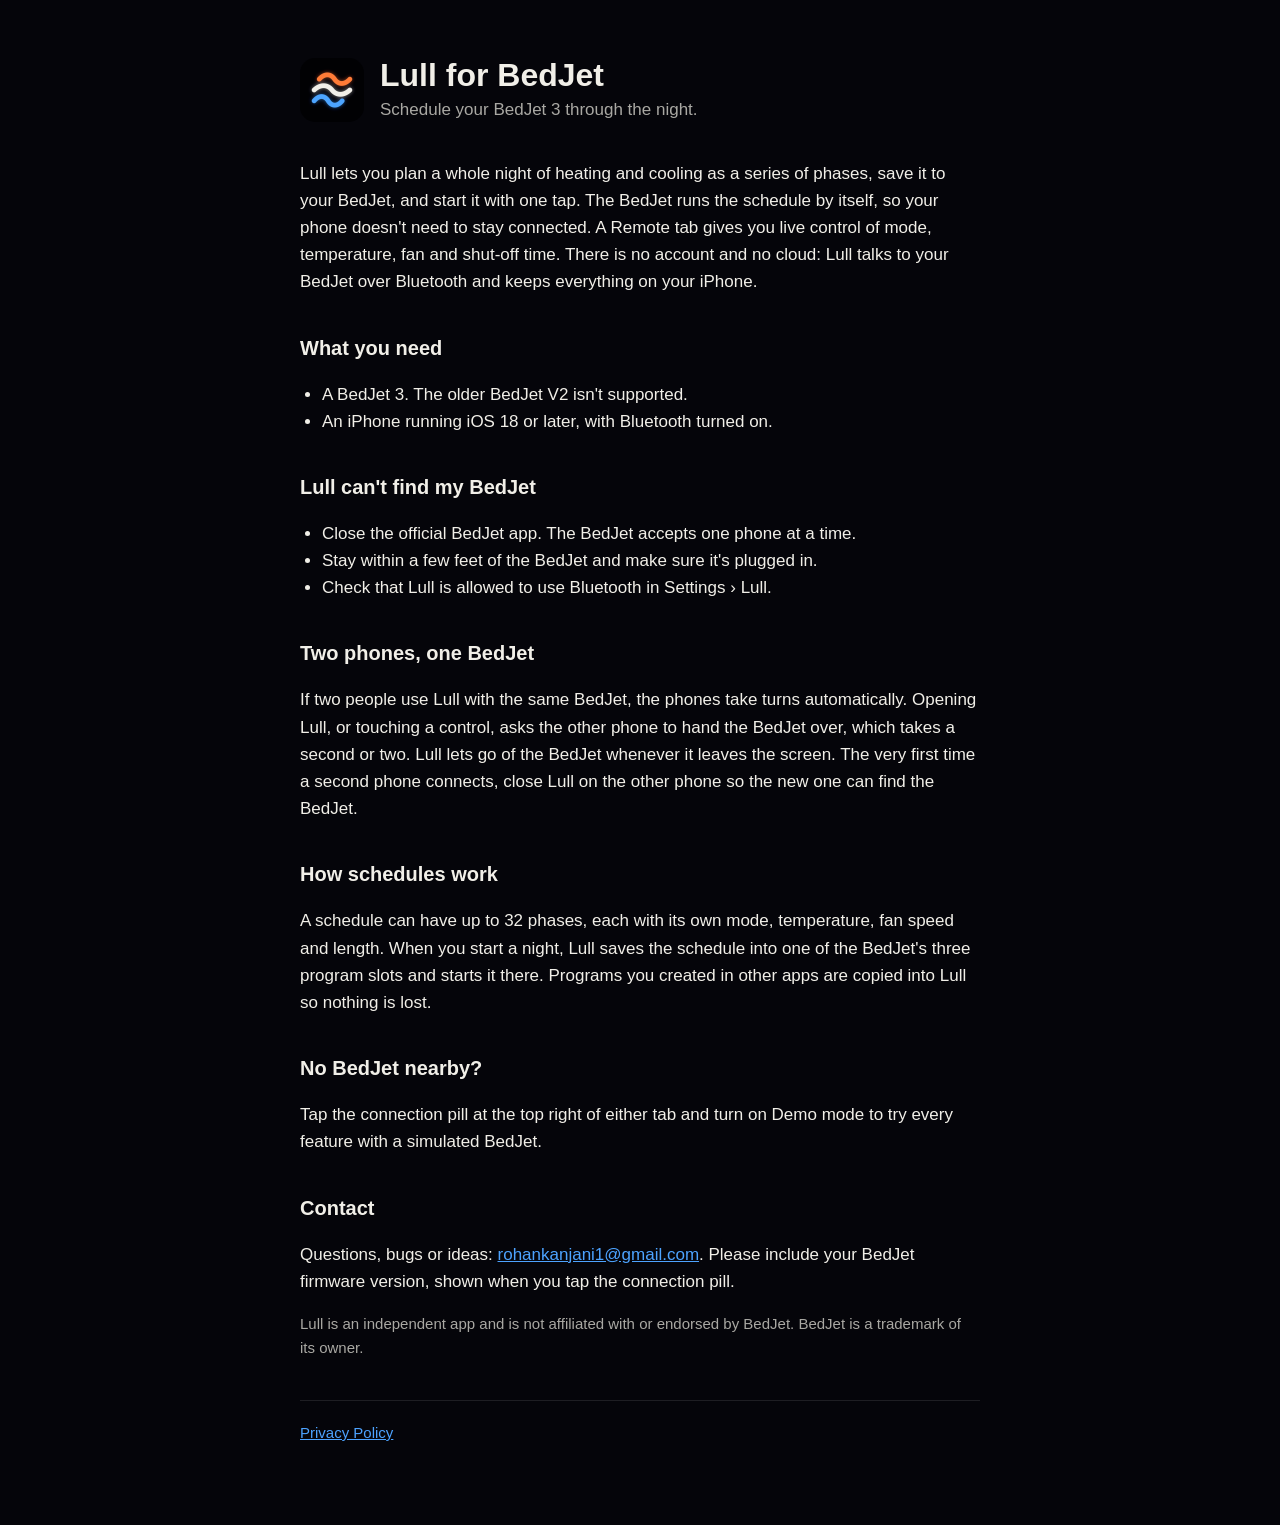
<file: index.html>
<!doctype html>
<html lang="en">
<head>
<meta charset="utf-8">
<meta name="viewport" content="width=device-width, initial-scale=1">
<title>Lull for BedJet: Support</title>
<meta name="description" content="Help for Lull, the app that schedules your BedJet 3 through the night.">
<link rel="stylesheet" href="style.css">
</head>
<body>
<main>
<header>
<img src="icon.png" alt="">
<div>
<h1>Lull for BedJet</h1>
<p>Schedule your BedJet 3 through the night.</p>
</div>
</header>

<p>Lull lets you plan a whole night of heating and cooling as a series of phases, save it to your BedJet, and start it with one tap. The BedJet runs the schedule by itself, so your phone doesn't need to stay connected. A Remote tab gives you live control of mode, temperature, fan and shut-off time. There is no account and no cloud: Lull talks to your BedJet over Bluetooth and keeps everything on your iPhone.</p>

<h2>What you need</h2>
<ul>
<li>A BedJet 3. The older BedJet V2 isn't supported.</li>
<li>An iPhone running iOS 18 or later, with Bluetooth turned on.</li>
</ul>

<h2>Lull can't find my BedJet</h2>
<ul>
<li>Close the official BedJet app. The BedJet accepts one phone at a time.</li>
<li>Stay within a few feet of the BedJet and make sure it's plugged in.</li>
<li>Check that Lull is allowed to use Bluetooth in Settings › Lull.</li>
</ul>

<h2>Two phones, one BedJet</h2>
<p>If two people use Lull with the same BedJet, the phones take turns automatically. Opening Lull, or touching a control, asks the other phone to hand the BedJet over, which takes a second or two. Lull lets go of the BedJet whenever it leaves the screen. The very first time a second phone connects, close Lull on the other phone so the new one can find the BedJet.</p>

<h2>How schedules work</h2>
<p>A schedule can have up to 32 phases, each with its own mode, temperature, fan speed and length. When you start a night, Lull saves the schedule into one of the BedJet's three program slots and starts it there. Programs you created in other apps are copied into Lull so nothing is lost.</p>

<h2>No BedJet nearby?</h2>
<p>Tap the connection pill at the top right of either tab and turn on Demo mode to try every feature with a simulated BedJet.</p>

<h2>Contact</h2>
<p>Questions, bugs or ideas: <a href="mailto:rohankanjani1@gmail.com">rohankanjani1@gmail.com</a>. Please include your BedJet firmware version, shown when you tap the connection pill.</p>

<p class="note">Lull is an independent app and is not affiliated with or endorsed by BedJet. BedJet is a trademark of its owner.</p>

<nav><a href="privacy.html">Privacy Policy</a></nav>
</main>
</body>
</html>
</file>
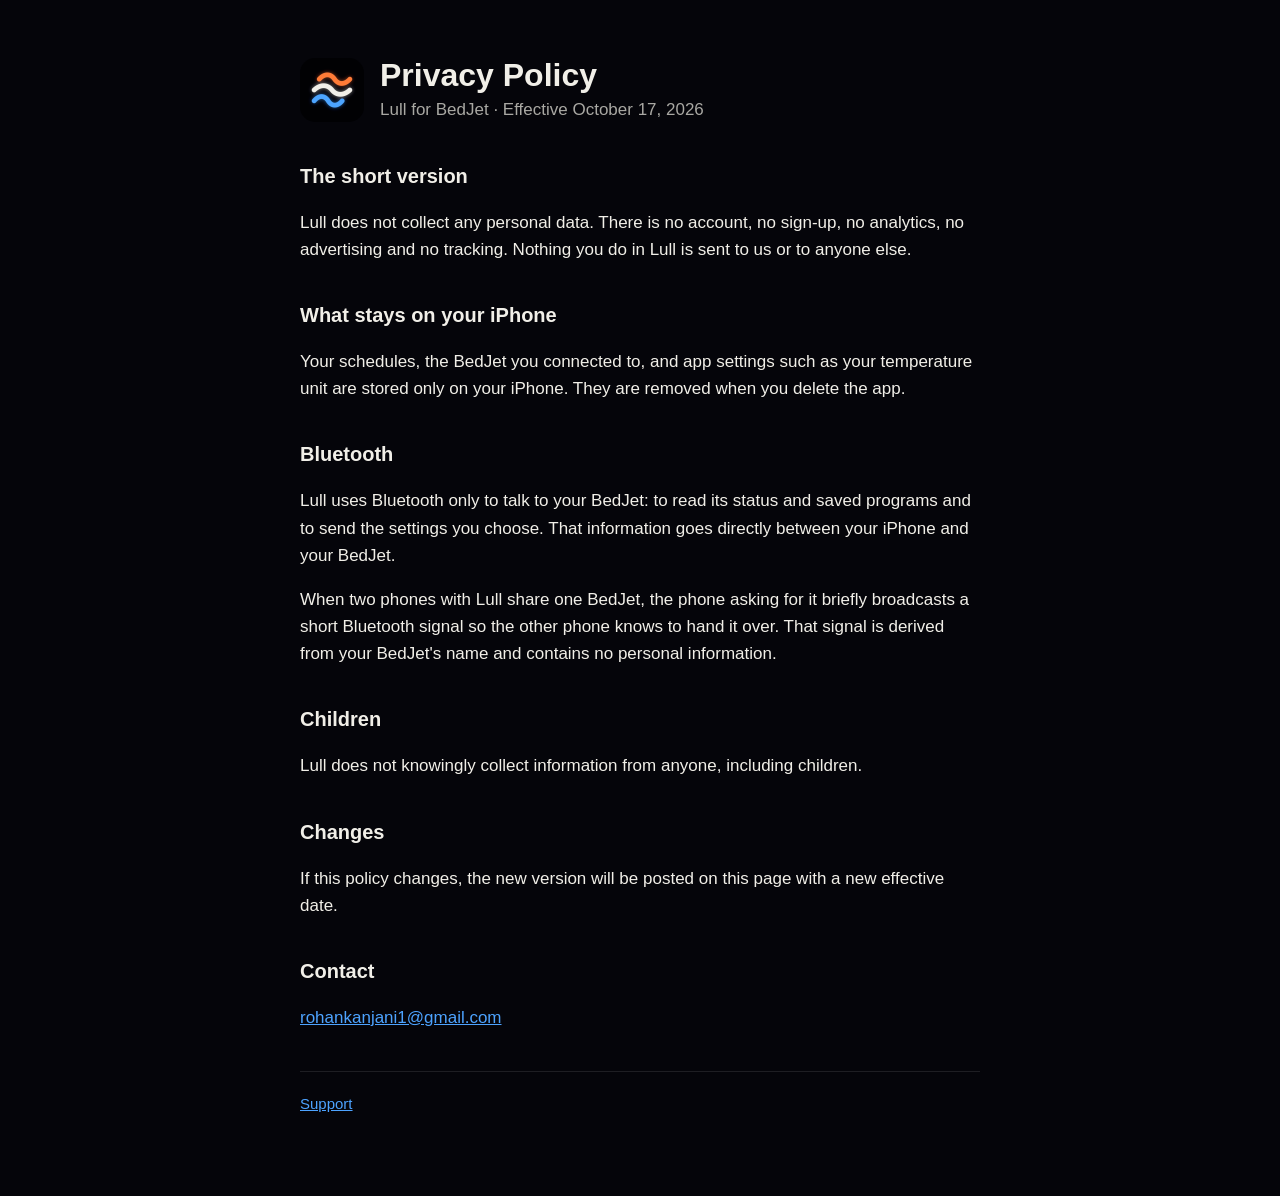
<file: privacy.html>
<!doctype html>
<html lang="en">
<head>
<meta charset="utf-8">
<meta name="viewport" content="width=device-width, initial-scale=1">
<title>Lull for BedJet: Privacy Policy</title>
<link rel="stylesheet" href="style.css">
</head>
<body>
<main>
<header>
<img src="icon.png" alt="">
<div>
<h1>Privacy Policy</h1>
<p>Lull for BedJet · Effective October 17, 2026</p>
</div>
</header>

<h2>The short version</h2>
<p>Lull does not collect any personal data. There is no account, no sign-up, no analytics, no advertising and no tracking. Nothing you do in Lull is sent to us or to anyone else.</p>

<h2>What stays on your iPhone</h2>
<p>Your schedules, the BedJet you connected to, and app settings such as your temperature unit are stored only on your iPhone. They are removed when you delete the app.</p>

<h2>Bluetooth</h2>
<p>Lull uses Bluetooth only to talk to your BedJet: to read its status and saved programs and to send the settings you choose. That information goes directly between your iPhone and your BedJet.</p>
<p>When two phones with Lull share one BedJet, the phone asking for it briefly broadcasts a short Bluetooth signal so the other phone knows to hand it over. That signal is derived from your BedJet's name and contains no personal information.</p>

<h2>Children</h2>
<p>Lull does not knowingly collect information from anyone, including children.</p>

<h2>Changes</h2>
<p>If this policy changes, the new version will be posted on this page with a new effective date.</p>

<h2>Contact</h2>
<p><a href="mailto:rohankanjani1@gmail.com">rohankanjani1@gmail.com</a></p>

<nav><a href="index.html">Support</a></nav>
</main>
</body>
</html>
</file>
<file: style.css>
:root { color-scheme: dark; --bg: #05050a; --text: #f1efe8; --muted: #a9a8a3; --line: rgba(255,255,255,0.1); --warm: #ff7a3a; --cool: #4da3ff; }
* { box-sizing: border-box; }
body { margin: 0; background: var(--bg); color: var(--text); font: 17px/1.6 -apple-system, BlinkMacSystemFont, "SF Pro Text", "Helvetica Neue", sans-serif; }
main { max-width: 720px; margin: 0 auto; padding: 56px 20px 80px; }
header { display: flex; align-items: center; gap: 16px; margin-bottom: 36px; }
header img { width: 64px; height: 64px; border-radius: 15px; }
h1 { font-size: 32px; line-height: 1.2; margin: 0; }
header p { margin: 2px 0 0; color: var(--muted); }
h2 { font-size: 20px; margin: 36px 0 8px; }
p, li { color: var(--text); }
ul { padding-left: 22px; }
a { color: var(--cool); }
nav { margin-top: 40px; padding-top: 20px; border-top: 1px solid var(--line); color: var(--muted); font-size: 15px; display: flex; gap: 20px; flex-wrap: wrap; }
.note { color: var(--muted); font-size: 15px; }
</file>
